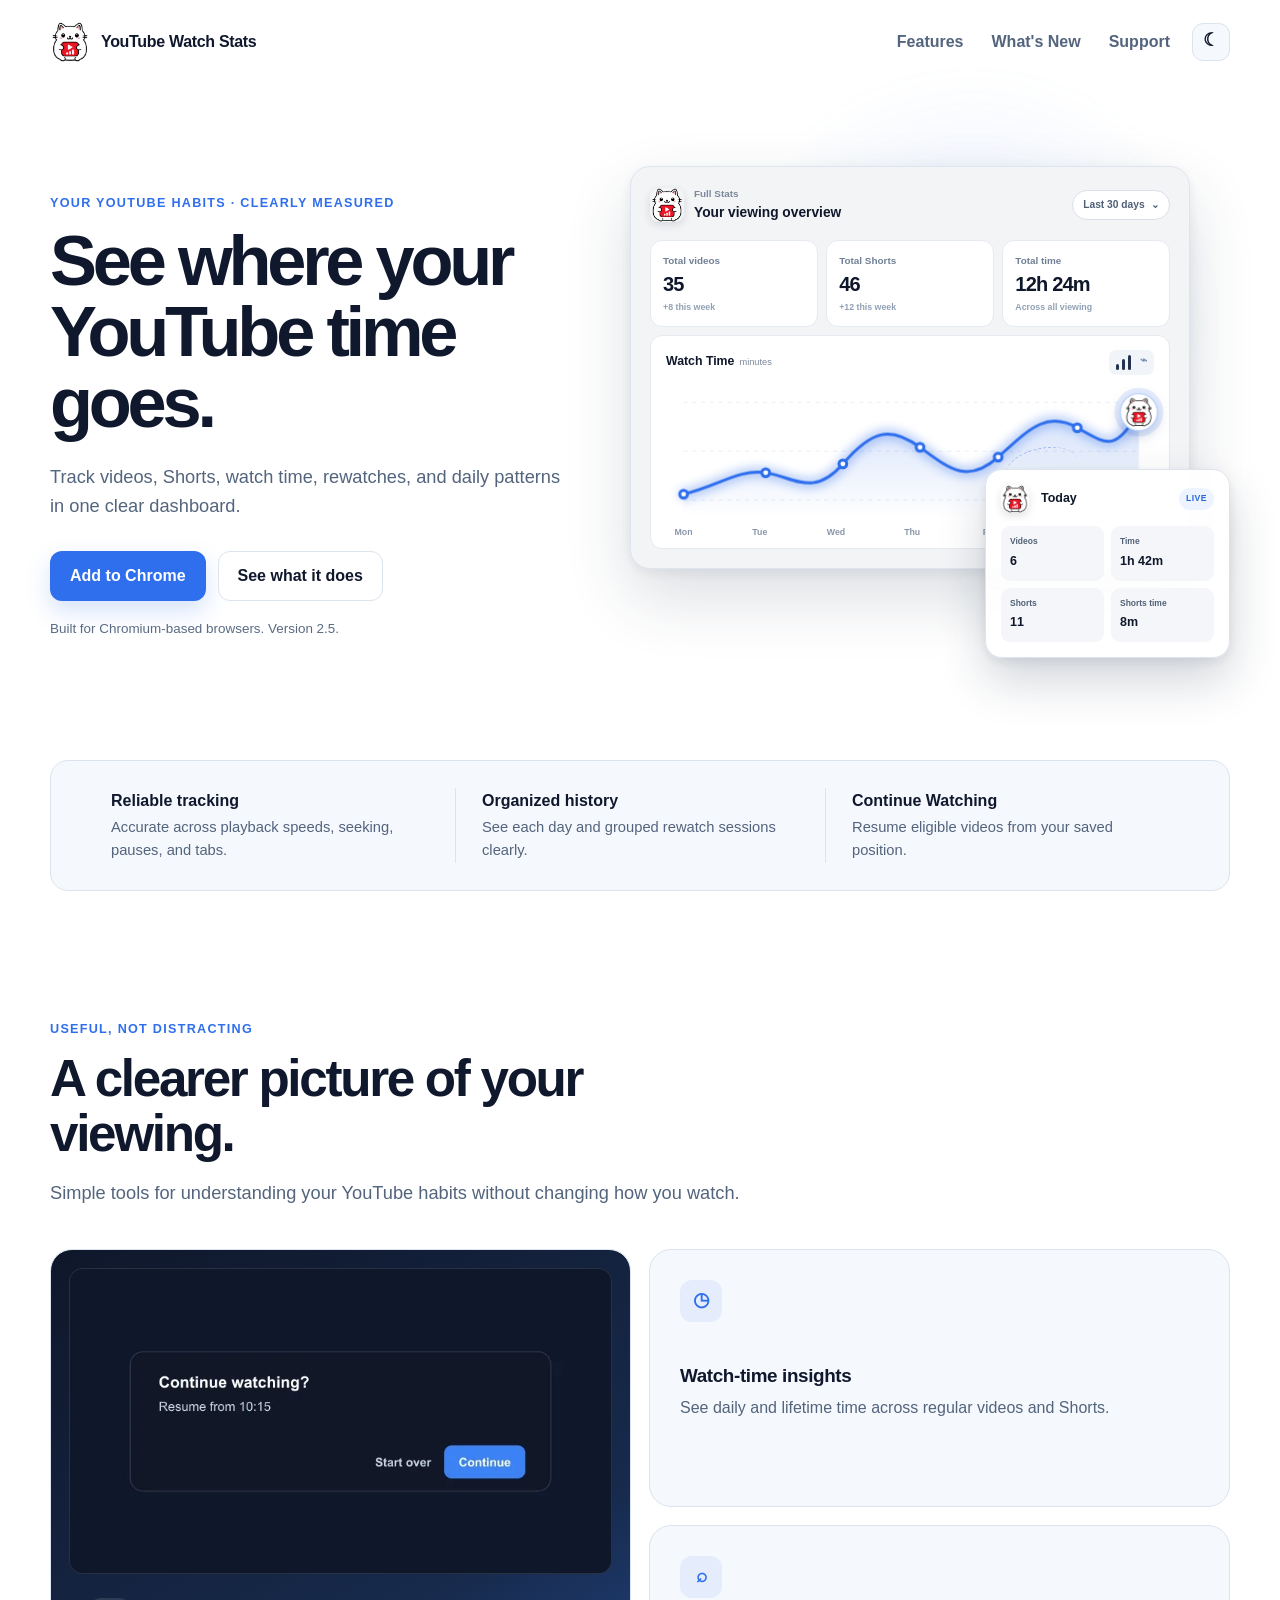
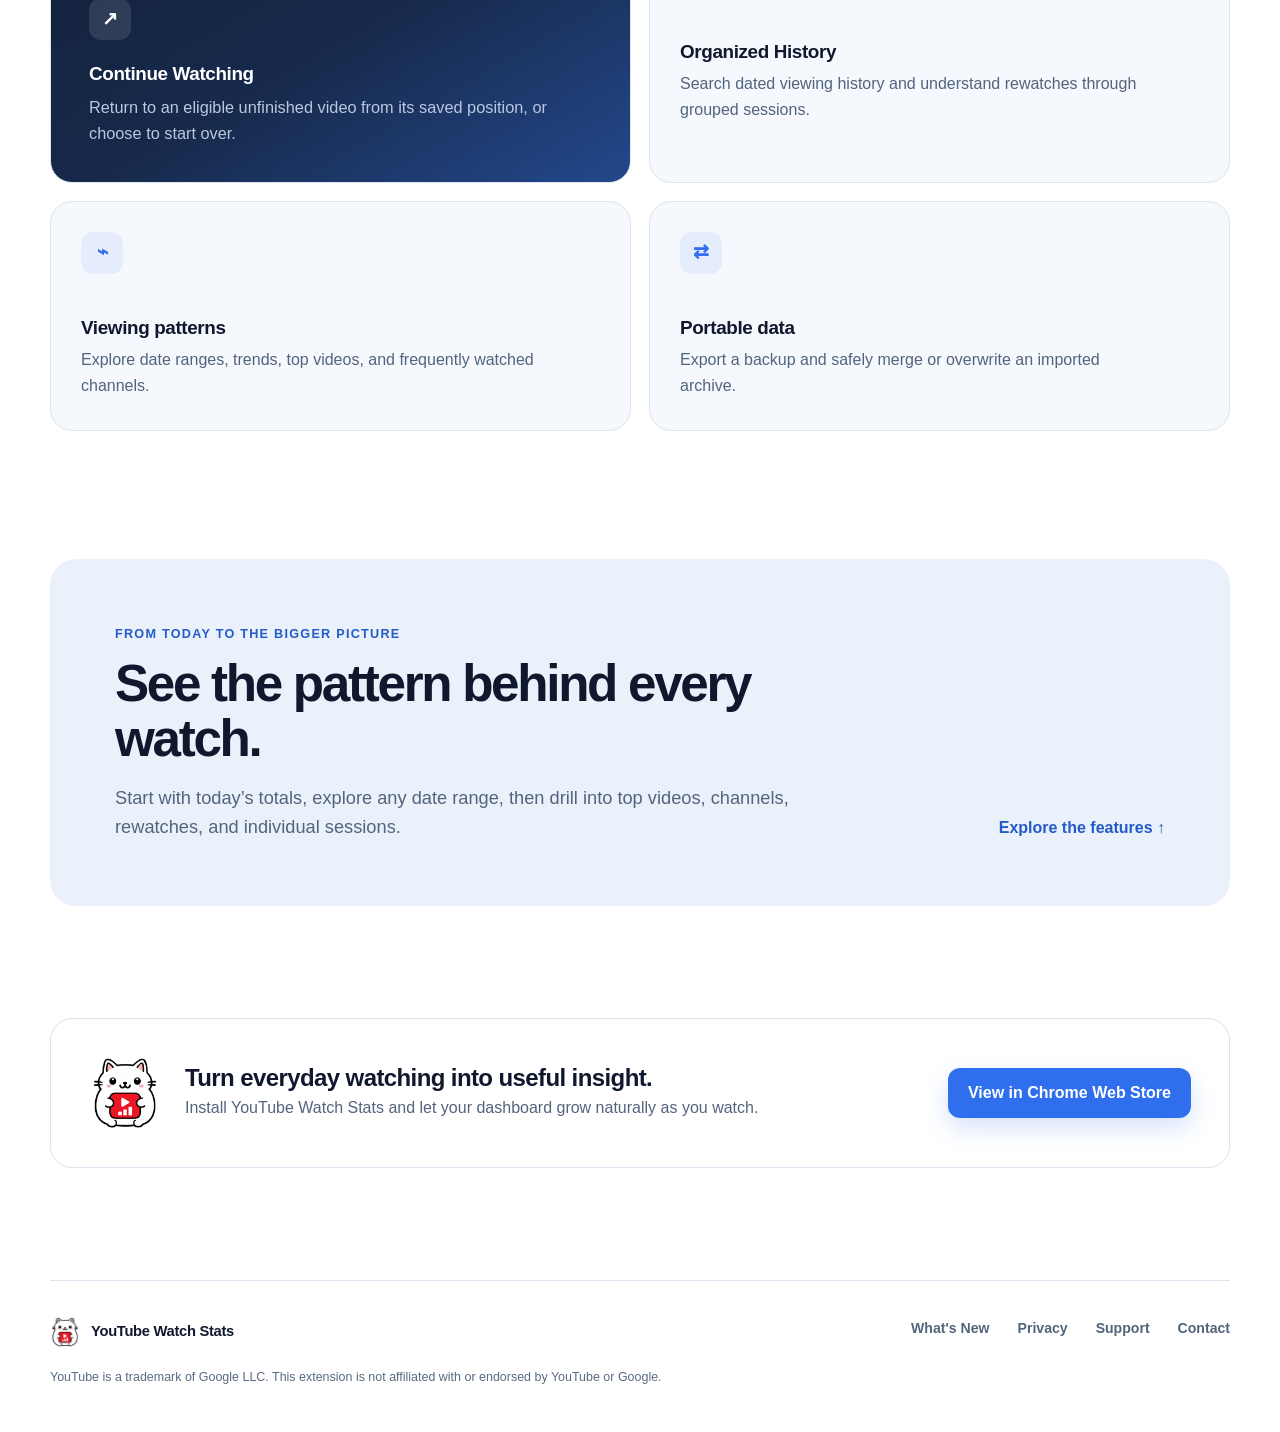
<file: index.html>
<!DOCTYPE html>
<html lang="en">
<head>
  <meta charset="utf-8">
  <meta name="viewport" content="width=device-width, initial-scale=1">
  <meta name="google-site-verification" content="co_hKrwLD9QETZOFB5Rgsbs3UpgO4xH7otTdvdOg4f0">
  <title>YouTube Watch Stats — Track watch time, videos and Shorts</title>
  <meta name="description" content="Track YouTube watch time, videos, Shorts, rewatches, and viewing history. Continue unfinished videos and explore clear daily and date-range insights.">
  <meta name="robots" content="index, follow">
  <meta name="theme-color" content="#0f172a">
  <meta property="og:title" content="YouTube Watch Stats">
  <meta property="og:description" content="See watch time, videos, Shorts, rewatches, and viewing patterns in one clear dashboard.">
  <meta property="og:type" content="website">
  <meta property="og:url" content="https://ytstats.yashkhandelwal.me/">
  <meta property="og:image" content="https://ytstats.yashkhandelwal.me/assets/og-image.png">
  <meta property="og:image:width" content="1200">
  <meta property="og:image:height" content="630">
  <meta property="og:image:alt" content="YouTube Watch Stats viewing overview with watch time, videos, Shorts, and a seven-day chart.">
  <meta name="twitter:card" content="summary_large_image">
  <link rel="canonical" href="https://ytstats.yashkhandelwal.me/">
  <link rel="icon" href="/assets/logo.png">
  <script src="/assets/theme.js"></script>
  <link rel="stylesheet" href="/assets/site.css">
  <script type="application/ld+json">
    {
      "@context": "https://schema.org",
      "@type": "SoftwareApplication",
      "name": "YouTube Watch Stats",
      "applicationCategory": "BrowserApplication",
      "operatingSystem": "Chrome and Chromium-based browsers",
      "description": "Track YouTube watch time, videos, Shorts, rewatches, and viewing patterns in one clear dashboard.",
      "softwareVersion": "2.5",
      "url": "https://ytstats.yashkhandelwal.me/",
      "downloadUrl": "https://chromewebstore.google.com/detail/youtube-watch-stats/njeffekcpmmllcaiofokpcgpadcckknj",
      "offers": {
        "@type": "Offer",
        "price": "0",
        "priceCurrency": "USD"
      }
    }
  </script>
</head>
<body>
  <header class="site-header">
    <a class="brand" href="/" aria-label="YouTube Watch Stats home">
      <img src="/assets/logo.png" width="40" height="40" alt="">
      <span>YouTube Watch Stats</span>
    </a>
    <div class="header-actions">
      <nav aria-label="Main navigation">
        <a href="#features">Features</a>
        <a href="/whatsnew/">What's New</a>
        <a href="/support/">Support</a>
      </nav>
      <button class="theme-toggle" type="button" data-theme-toggle aria-label="Change color theme"></button>
    </div>
  </header>

  <main>
    <section class="hero">
      <div class="hero-copy">
        <p class="eyebrow">Your YouTube habits · Clearly measured</p>
        <h1>See where your YouTube time goes.</h1>
        <p class="hero-lede">Track videos, Shorts, watch time, rewatches, and daily patterns in one clear dashboard.</p>
        <div class="button-row">
          <a class="button primary" href="https://chromewebstore.google.com/detail/youtube-watch-stats/njeffekcpmmllcaiofokpcgpadcckknj" rel="noreferrer">Add to Chrome</a>
          <a class="button secondary" href="#features">See what it does</a>
        </div>
        <p class="compatibility">Built for Chromium-based browsers. Version 2.5.</p>
      </div>

      <div class="product-stage" role="img" aria-label="YouTube Watch Stats showing a 30-day viewing overview and today's activity">
        <div class="stage-glow" aria-hidden="true"></div>
        <div class="stats-window">
          <div class="stage-toolbar">
            <div class="stage-brand">
              <img src="/assets/logo.png" width="34" height="34" alt="">
              <div><span>Full Stats</span><strong>Your viewing overview</strong></div>
            </div>
            <span class="range-pill">Last 30 days <i aria-hidden="true">⌄</i></span>
          </div>

          <div class="stage-metrics">
            <div><span>Total videos</span><strong>35</strong><small>+8 this week</small></div>
            <div><span>Total Shorts</span><strong>46</strong><small>+12 this week</small></div>
            <div><span>Total time</span><strong>12h 24m</strong><small>Across all viewing</small></div>
          </div>

          <div class="stage-chart">
            <div class="stage-chart-heading">
              <div><strong>Watch Time</strong><span>minutes</span></div>
              <div class="chart-switch" aria-hidden="true"><i></i><i></i><i></i><b>⌁</b></div>
            </div>
            <svg viewBox="0 0 500 170" role="img" aria-label="Watch time rising and falling over seven days">
              <defs>
                <linearGradient id="stage-area-fill" x1="0" y1="0" x2="0" y2="1">
                  <stop offset="0" stop-color="#2f6fed" stop-opacity=".2"/>
                  <stop offset="1" stop-color="#2f6fed" stop-opacity="0"/>
                </linearGradient>
              </defs>
              <g class="stage-grid" aria-hidden="true">
                <path d="M18 28H484M18 78H484M18 128H484"/>
              </g>
              <path class="stage-area" d="M18 122 C53 114 74 96 102 100 S151 126 181 91 S230 52 260 74 S309 112 340 84 S389 36 421 54 S459 78 484 38 L484 145 L18 145 Z"/>
              <path class="stage-line-glow" pathLength="1" d="M18 122 C53 114 74 96 102 100 S151 126 181 91 S230 52 260 74 S309 112 340 84 S389 36 421 54 S459 78 484 38"/>
              <path class="stage-line" pathLength="1" d="M18 122 C53 114 74 96 102 100 S151 126 181 91 S230 52 260 74 S309 112 340 84 S389 36 421 54 S459 78 484 38"/>
              <g class="stage-points" aria-hidden="true">
                <circle cx="18" cy="122" r="4"/><circle cx="102" cy="100" r="4"/><circle cx="181" cy="91" r="4"/><circle cx="260" cy="74" r="4"/><circle cx="340" cy="84" r="4"/><circle cx="421" cy="54" r="4"/><circle cx="484" cy="38" r="4"/>
              </g>
              <g class="stage-days" aria-hidden="true">
                <text x="18" y="164">Mon</text><text x="96" y="164">Tue</text><text x="174" y="164">Wed</text><text x="252" y="164">Thu</text><text x="330" y="164">Fri</text><text x="408" y="164">Sat</text><text x="470" y="164">Sun</text>
              </g>
              <g transform="translate(484 38)" aria-hidden="true">
                <g class="chart-mascot">
                  <circle class="mascot-halo" r="25"/>
                  <circle class="mascot-shell" r="19"/>
                  <image href="/assets/logo.png" x="-15" y="-15" width="30" height="30"/>
                  <path class="mascot-spark mascot-spark-one" d="M-29-15v-8m-4 4h8"/>
                  <path class="mascot-spark mascot-spark-two" d="M25 19v-7m-3.5 3.5h7"/>
                </g>
              </g>
            </svg>
          </div>
        </div>

        <div class="today-peek">
          <div class="today-peek-header">
            <div><img src="/assets/logo.png" width="28" height="28" alt=""><strong>Today</strong></div>
            <span>Live</span>
          </div>
          <div class="today-peek-grid">
            <div><span>Videos</span><strong>6</strong></div>
            <div><span>Time</span><strong>1h 42m</strong></div>
            <div><span>Shorts</span><strong>11</strong></div>
            <div><span>Shorts time</span><strong>8m</strong></div>
          </div>
        </div>
      </div>
    </section>

    <section class="trust-strip" aria-label="Product principles">
      <div><strong>Reliable tracking</strong><span>Accurate across playback speeds, seeking, pauses, and tabs.</span></div>
      <div><strong>Organized history</strong><span>See each day and grouped rewatch sessions clearly.</span></div>
      <div><strong>Continue Watching</strong><span>Resume eligible videos from your saved position.</span></div>
    </section>

    <section class="section" id="features">
      <div class="section-heading">
        <p class="eyebrow">Useful, not distracting</p>
        <h2>A clearer picture of your viewing.</h2>
        <p>Simple tools for understanding your YouTube habits without changing how you watch.</p>
      </div>
      <div class="feature-grid">
        <article class="feature-card feature-card-wide">
          <picture class="feature-demo">
            <source srcset="/assets/continue-watching.png" media="(prefers-reduced-motion: reduce)">
            <img src="/assets/continue-watching.webp" width="720" height="405" loading="lazy" alt="Continue Watching offers to resume an unfinished video from 10 minutes and 15 seconds.">
          </picture>
          <div class="feature-card-copy">
            <span class="feature-icon" aria-hidden="true">↗</span>
            <h3>Continue Watching</h3>
            <p>Return to an eligible unfinished video from its saved position, or choose to start over.</p>
          </div>
        </article>
        <article class="feature-card">
          <span class="feature-icon" aria-hidden="true">◷</span>
          <h3>Watch-time insights</h3>
          <p>See daily and lifetime time across regular videos and Shorts.</p>
        </article>
        <article class="feature-card">
          <span class="feature-icon" aria-hidden="true">⌕</span>
          <h3>Organized History</h3>
          <p>Search dated viewing history and understand rewatches through grouped sessions.</p>
        </article>
        <article class="feature-card">
          <span class="feature-icon" aria-hidden="true">⌁</span>
          <h3>Viewing patterns</h3>
          <p>Explore date ranges, trends, top videos, and frequently watched channels.</p>
        </article>
        <article class="feature-card">
          <span class="feature-icon" aria-hidden="true">⇄</span>
          <h3>Portable data</h3>
          <p>Export a backup and safely merge or overwrite an imported archive.</p>
        </article>
      </div>
    </section>

    <section class="product-callout">
      <div>
        <p class="eyebrow">From today to the bigger picture</p>
        <h2>See the pattern behind every watch.</h2>
        <p>Start with today’s totals, explore any date range, then drill into top videos, channels, rewatches, and individual sessions.</p>
      </div>
      <a class="text-link" href="#features">Explore the features <span aria-hidden="true">↑</span></a>
    </section>

    <section class="final-cta">
      <img src="/assets/logo.png" width="72" height="72" alt="">
      <div>
        <h2>Turn everyday watching into useful insight.</h2>
        <p>Install YouTube Watch Stats and let your dashboard grow naturally as you watch.</p>
      </div>
      <a class="button primary" href="https://chromewebstore.google.com/detail/youtube-watch-stats/njeffekcpmmllcaiofokpcgpadcckknj" rel="noreferrer">View in Chrome Web Store</a>
    </section>
  </main>

  <footer class="site-footer">
    <div>
      <a class="brand brand-small" href="/"><img src="/assets/logo.png" width="30" height="30" alt=""><span>YouTube Watch Stats</span></a>
      <p>YouTube is a trademark of Google LLC. This extension is not affiliated with or endorsed by YouTube or Google.</p>
    </div>
    <nav aria-label="Footer navigation">
      <a href="/whatsnew/">What's New</a>
      <a href="/privacy/">Privacy</a>
      <a href="/support/">Support</a>
      <a href="mailto:ytstats@extensions.yashkhandelwal.me">Contact</a>
    </nav>
  </footer>
</body>
</html>
</file>
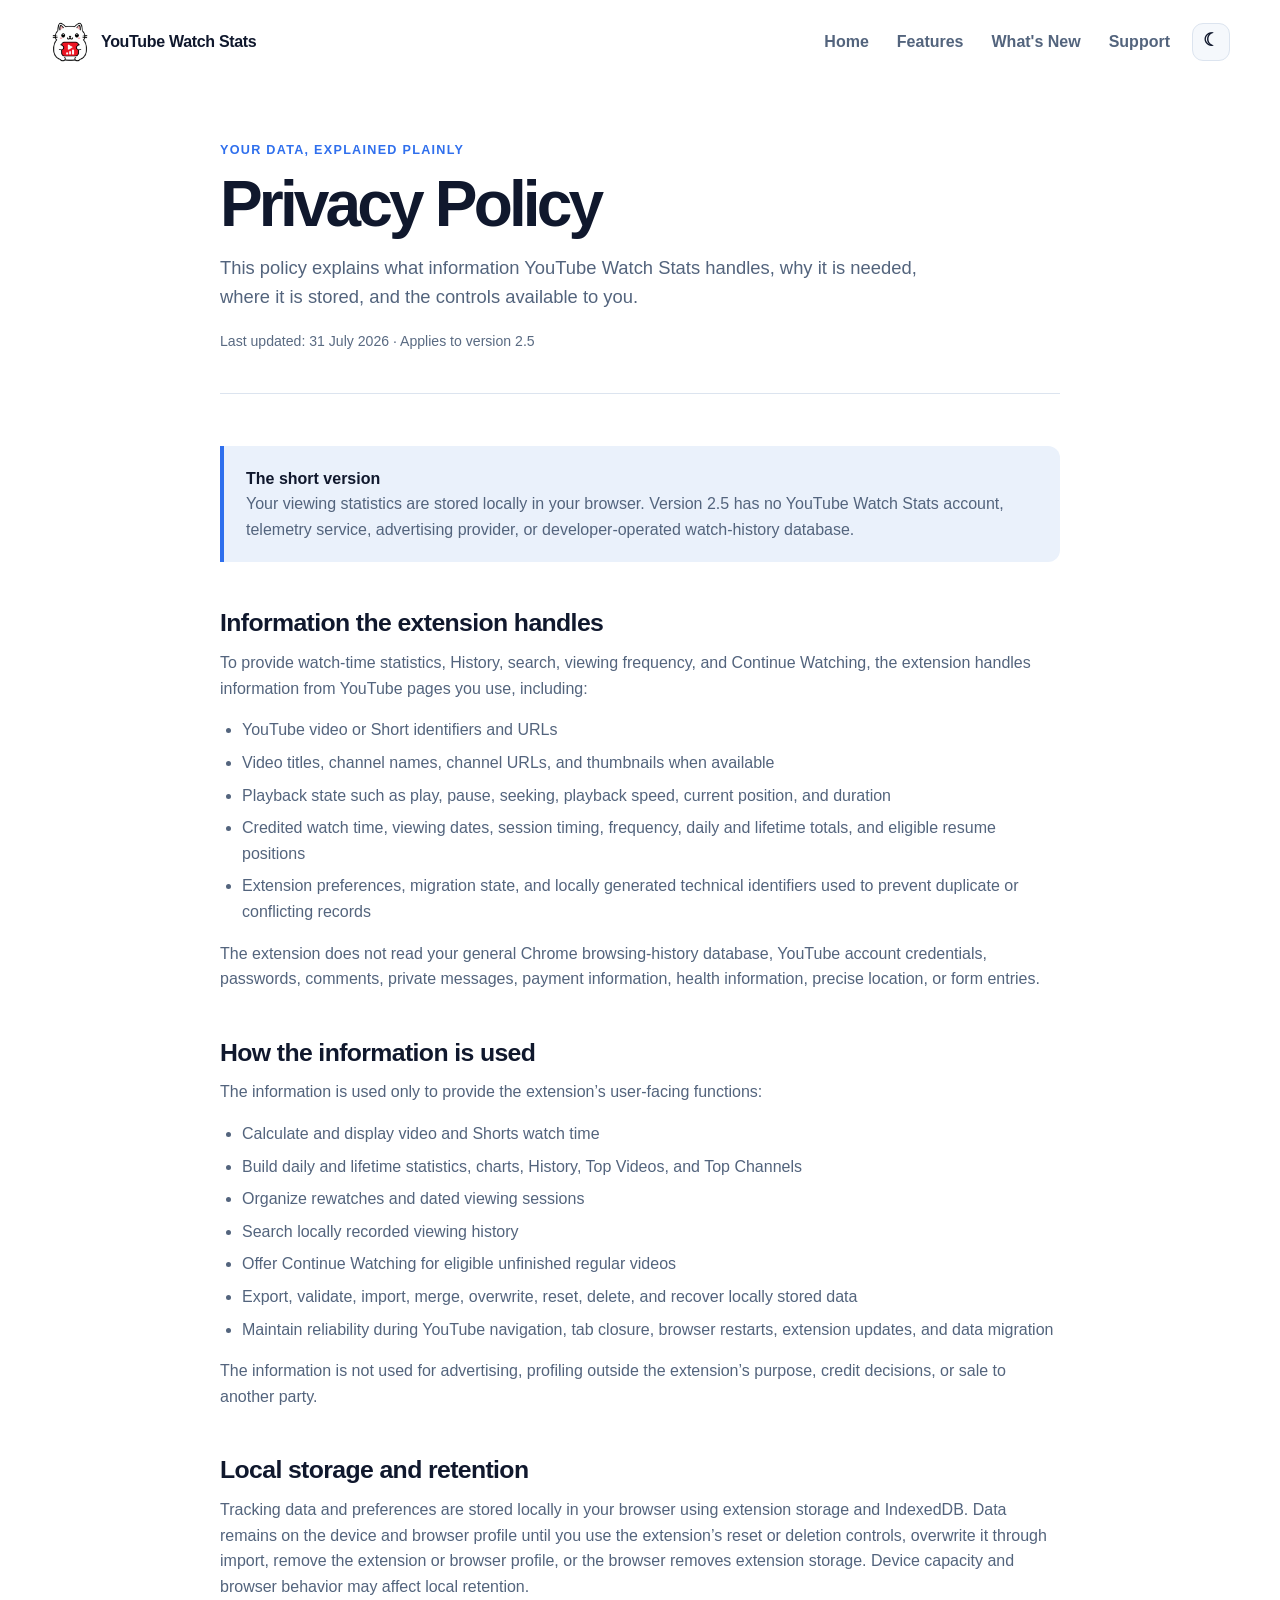
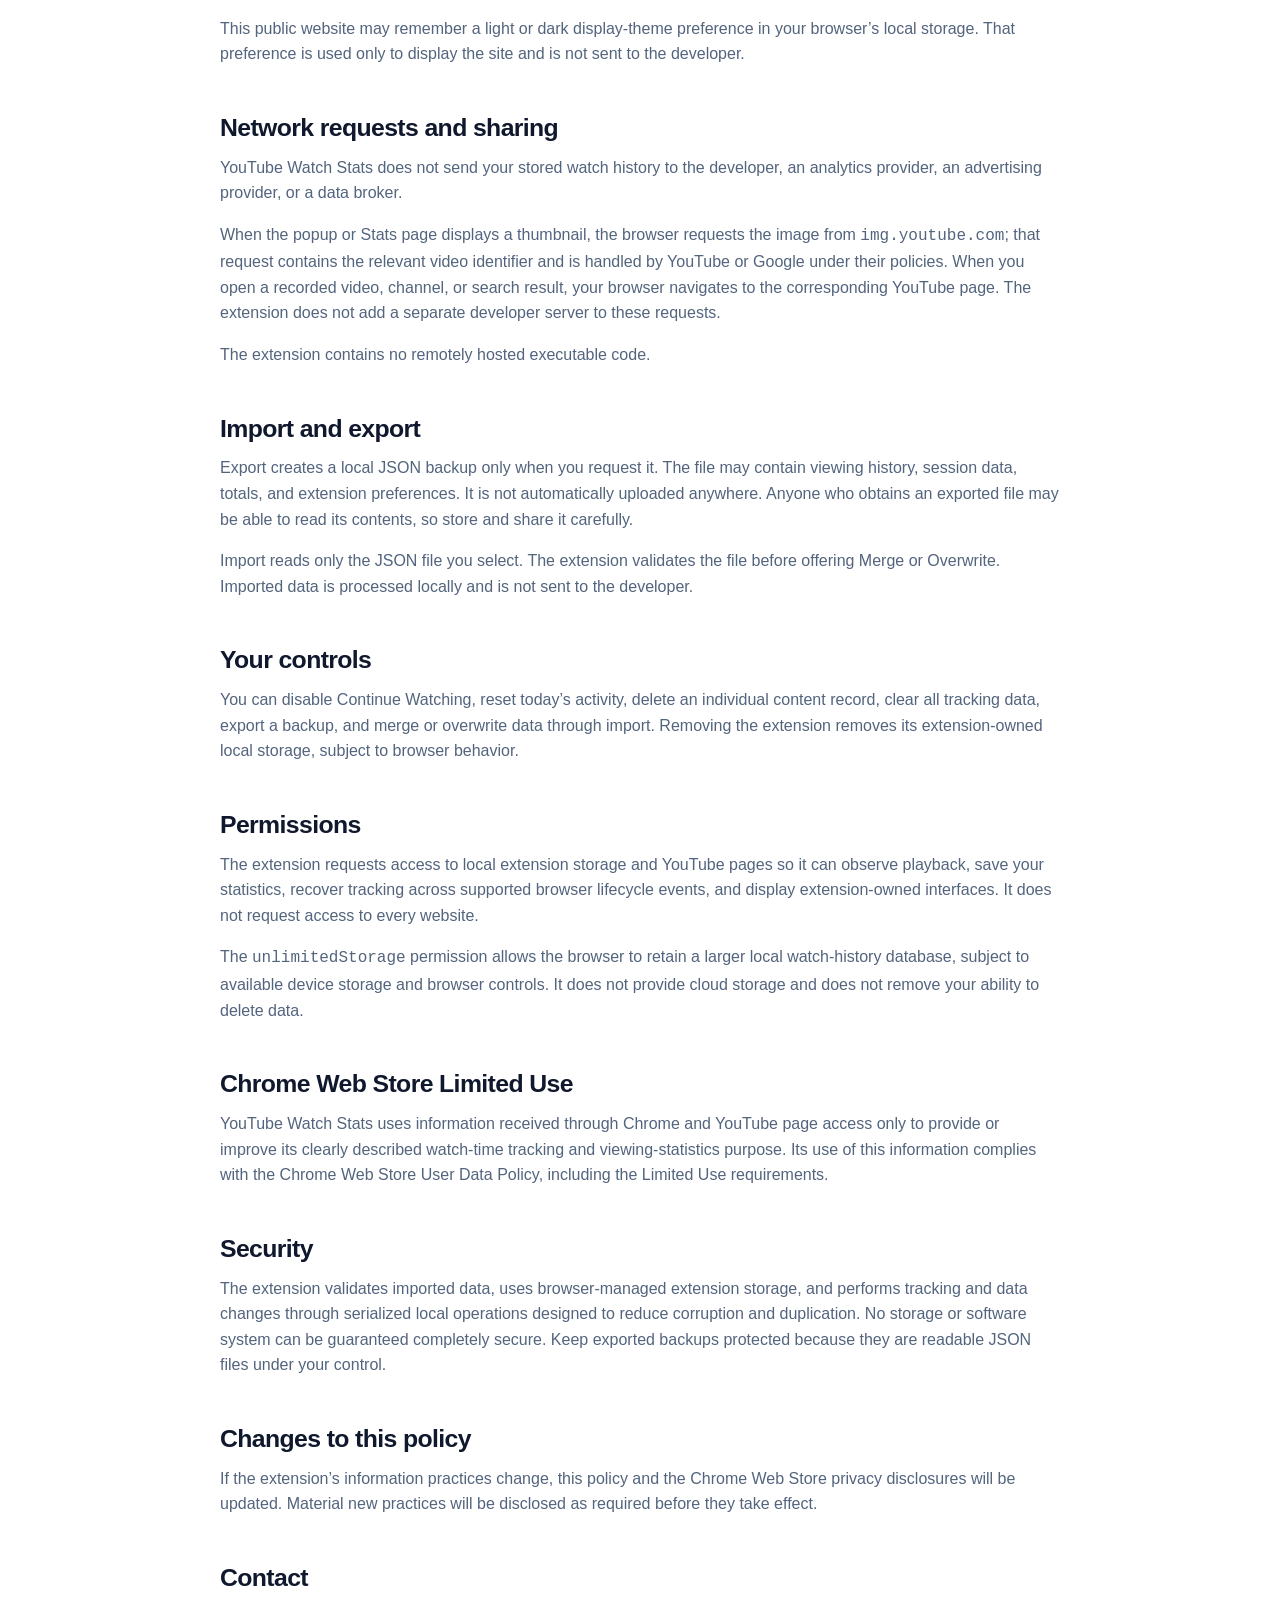
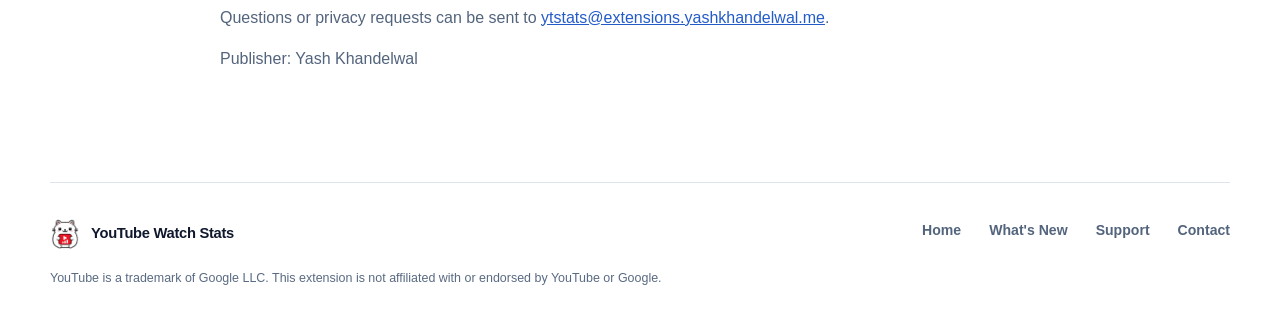
<file: privacy/index.html>
<!DOCTYPE html>
<html lang="en">
<head>
  <meta charset="utf-8">
  <meta name="viewport" content="width=device-width, initial-scale=1">
  <title>Privacy Policy — YouTube Watch Stats</title>
  <meta name="description" content="How YouTube Watch Stats handles and stores viewing information.">
  <meta name="robots" content="index, follow">
  <meta name="theme-color" content="#0f172a">
  <link rel="canonical" href="https://ytstats.yashkhandelwal.me/privacy/">
  <link rel="icon" href="/assets/logo.png">
  <script src="/assets/theme.js"></script>
  <link rel="stylesheet" href="/assets/site.css">
</head>
<body>
  <header class="site-header">
    <a class="brand" href="/"><img src="/assets/logo.png" width="40" height="40" alt=""><span>YouTube Watch Stats</span></a>
    <div class="header-actions"><nav aria-label="Main navigation"><a href="/">Home</a><a href="/#features">Features</a><a href="/whatsnew/">What's New</a><a href="/support/">Support</a></nav><button class="theme-toggle" type="button" data-theme-toggle aria-label="Change color theme"></button></div>
  </header>
  <main>
    <article class="document-shell">
      <header class="document-header">
        <p class="eyebrow">Your data, explained plainly</p>
        <h1>Privacy Policy</h1>
        <p class="lede">This policy explains what information YouTube Watch Stats handles, why it is needed, where it is stored, and the controls available to you.</p>
        <p class="document-meta">Last updated: 31 July 2026 · Applies to version 2.5</p>
      </header>
      <div class="document-content">
        <div class="notice"><strong>The short version</strong><p>Your viewing statistics are stored locally in your browser. Version 2.5 has no YouTube Watch Stats account, telemetry service, advertising provider, or developer-operated watch-history database.</p></div>

        <h2>Information the extension handles</h2>
        <p>To provide watch-time statistics, History, search, viewing frequency, and Continue Watching, the extension handles information from YouTube pages you use, including:</p>
        <ul>
          <li>YouTube video or Short identifiers and URLs</li>
          <li>Video titles, channel names, channel URLs, and thumbnails when available</li>
          <li>Playback state such as play, pause, seeking, playback speed, current position, and duration</li>
          <li>Credited watch time, viewing dates, session timing, frequency, daily and lifetime totals, and eligible resume positions</li>
          <li>Extension preferences, migration state, and locally generated technical identifiers used to prevent duplicate or conflicting records</li>
        </ul>
        <p>The extension does not read your general Chrome browsing-history database, YouTube account credentials, passwords, comments, private messages, payment information, health information, precise location, or form entries.</p>

        <h2>How the information is used</h2>
        <p>The information is used only to provide the extension’s user-facing functions:</p>
        <ul>
          <li>Calculate and display video and Shorts watch time</li>
          <li>Build daily and lifetime statistics, charts, History, Top Videos, and Top Channels</li>
          <li>Organize rewatches and dated viewing sessions</li>
          <li>Search locally recorded viewing history</li>
          <li>Offer Continue Watching for eligible unfinished regular videos</li>
          <li>Export, validate, import, merge, overwrite, reset, delete, and recover locally stored data</li>
          <li>Maintain reliability during YouTube navigation, tab closure, browser restarts, extension updates, and data migration</li>
        </ul>
        <p>The information is not used for advertising, profiling outside the extension’s purpose, credit decisions, or sale to another party.</p>

        <h2>Local storage and retention</h2>
        <p>Tracking data and preferences are stored locally in your browser using extension storage and IndexedDB. Data remains on the device and browser profile until you use the extension’s reset or deletion controls, overwrite it through import, remove the extension or browser profile, or the browser removes extension storage. Device capacity and browser behavior may affect local retention.</p>
        <p>This public website may remember a light or dark display-theme preference in your browser’s local storage. That preference is used only to display the site and is not sent to the developer.</p>

        <h2>Network requests and sharing</h2>
        <p>YouTube Watch Stats does not send your stored watch history to the developer, an analytics provider, an advertising provider, or a data broker.</p>
        <p>When the popup or Stats page displays a thumbnail, the browser requests the image from <code>img.youtube.com</code>; that request contains the relevant video identifier and is handled by YouTube or Google under their policies. When you open a recorded video, channel, or search result, your browser navigates to the corresponding YouTube page. The extension does not add a separate developer server to these requests.</p>
        <p>The extension contains no remotely hosted executable code.</p>

        <h2>Import and export</h2>
        <p>Export creates a local JSON backup only when you request it. The file may contain viewing history, session data, totals, and extension preferences. It is not automatically uploaded anywhere. Anyone who obtains an exported file may be able to read its contents, so store and share it carefully.</p>
        <p>Import reads only the JSON file you select. The extension validates the file before offering Merge or Overwrite. Imported data is processed locally and is not sent to the developer.</p>

        <h2>Your controls</h2>
        <p>You can disable Continue Watching, reset today’s activity, delete an individual content record, clear all tracking data, export a backup, and merge or overwrite data through import. Removing the extension removes its extension-owned local storage, subject to browser behavior.</p>

        <h2>Permissions</h2>
        <p>The extension requests access to local extension storage and YouTube pages so it can observe playback, save your statistics, recover tracking across supported browser lifecycle events, and display extension-owned interfaces. It does not request access to every website.</p>
        <p>The <code>unlimitedStorage</code> permission allows the browser to retain a larger local watch-history database, subject to available device storage and browser controls. It does not provide cloud storage and does not remove your ability to delete data.</p>

        <h2>Chrome Web Store Limited Use</h2>
        <p>YouTube Watch Stats uses information received through Chrome and YouTube page access only to provide or improve its clearly described watch-time tracking and viewing-statistics purpose. Its use of this information complies with the Chrome Web Store User Data Policy, including the Limited Use requirements.</p>

        <h2>Security</h2>
        <p>The extension validates imported data, uses browser-managed extension storage, and performs tracking and data changes through serialized local operations designed to reduce corruption and duplication. No storage or software system can be guaranteed completely secure. Keep exported backups protected because they are readable JSON files under your control.</p>

        <h2>Changes to this policy</h2>
        <p>If the extension’s information practices change, this policy and the Chrome Web Store privacy disclosures will be updated. Material new practices will be disclosed as required before they take effect.</p>

        <h2>Contact</h2>
        <p>Questions or privacy requests can be sent to <a href="mailto:ytstats@extensions.yashkhandelwal.me">ytstats@extensions.yashkhandelwal.me</a>.</p>
        <p>Publisher: Yash Khandelwal</p>
      </div>
    </article>
  </main>
  <footer class="site-footer"><div><a class="brand brand-small" href="/"><img src="/assets/logo.png" width="30" height="30" alt=""><span>YouTube Watch Stats</span></a><p>YouTube is a trademark of Google LLC. This extension is not affiliated with or endorsed by YouTube or Google.</p></div><nav aria-label="Footer navigation"><a href="/">Home</a><a href="/whatsnew/">What's New</a><a href="/support/">Support</a><a href="mailto:ytstats@extensions.yashkhandelwal.me">Contact</a></nav></footer>
</body>
</html>
</file>
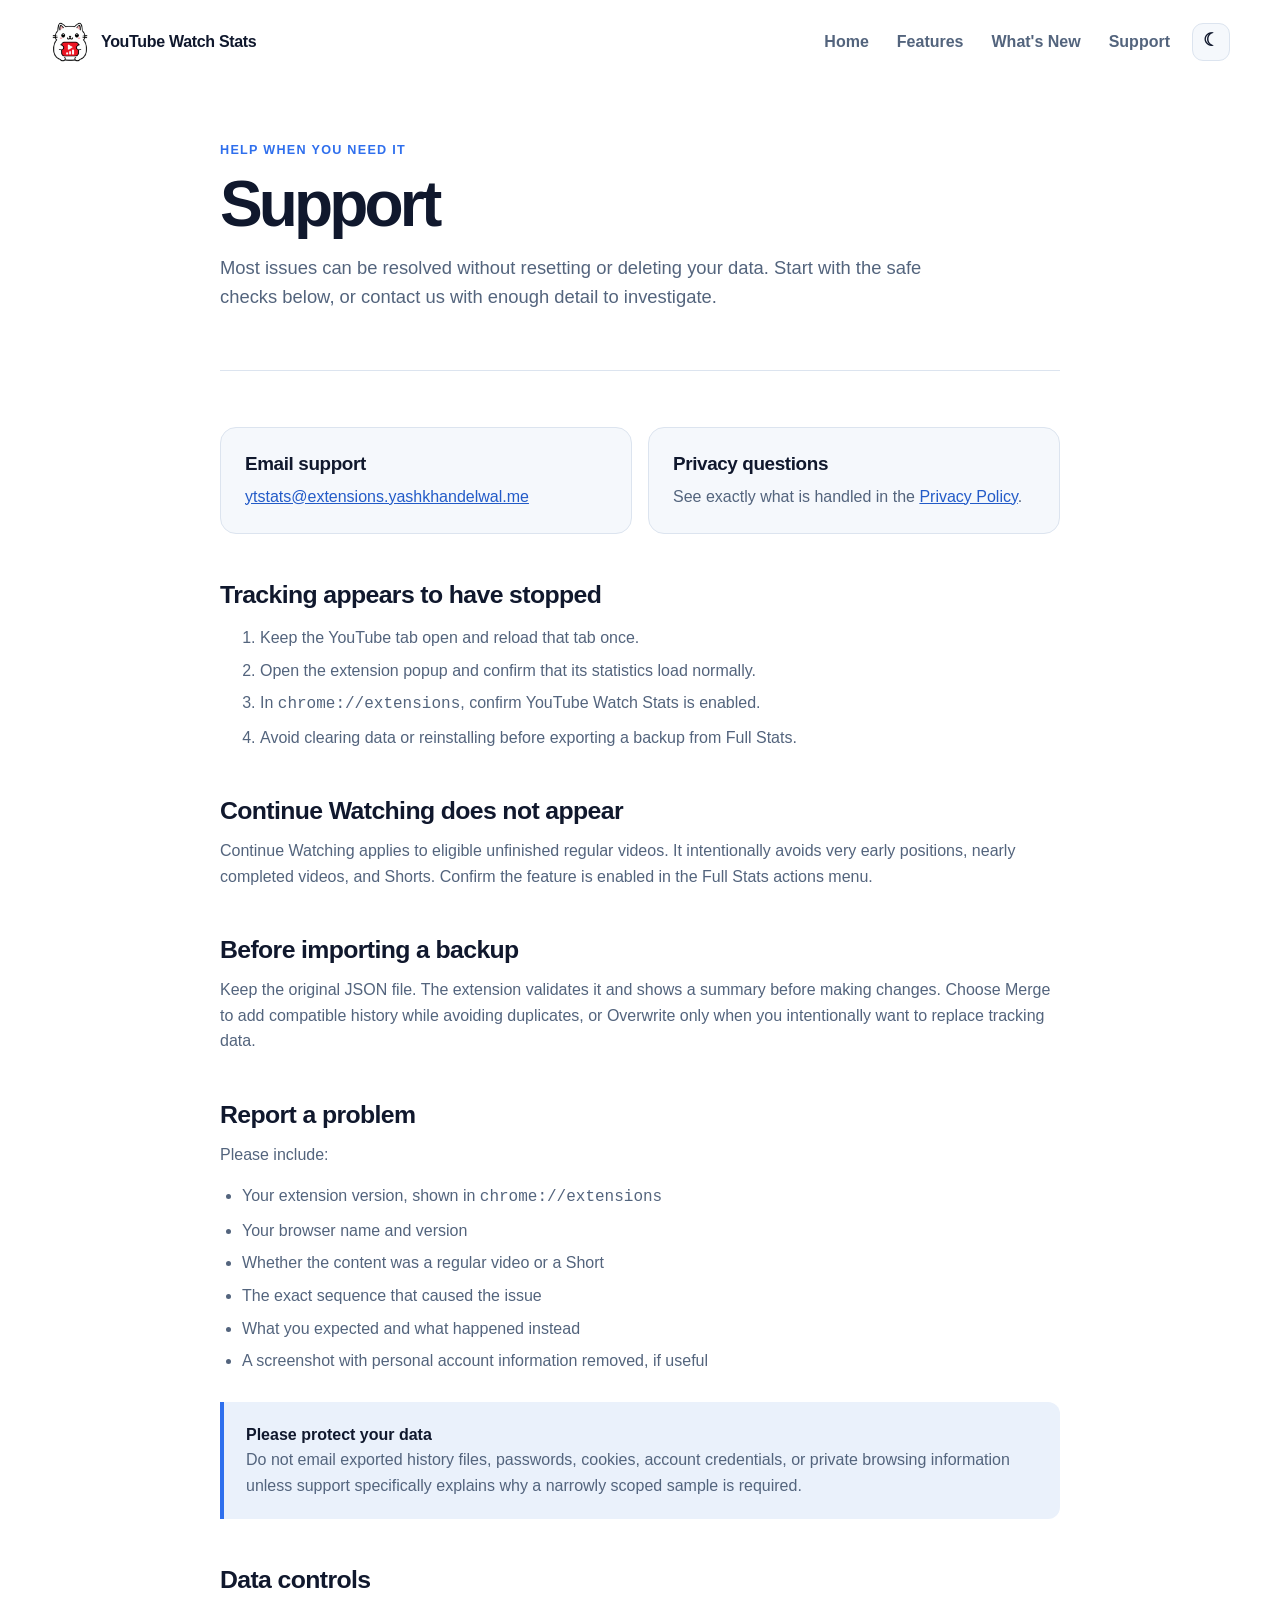
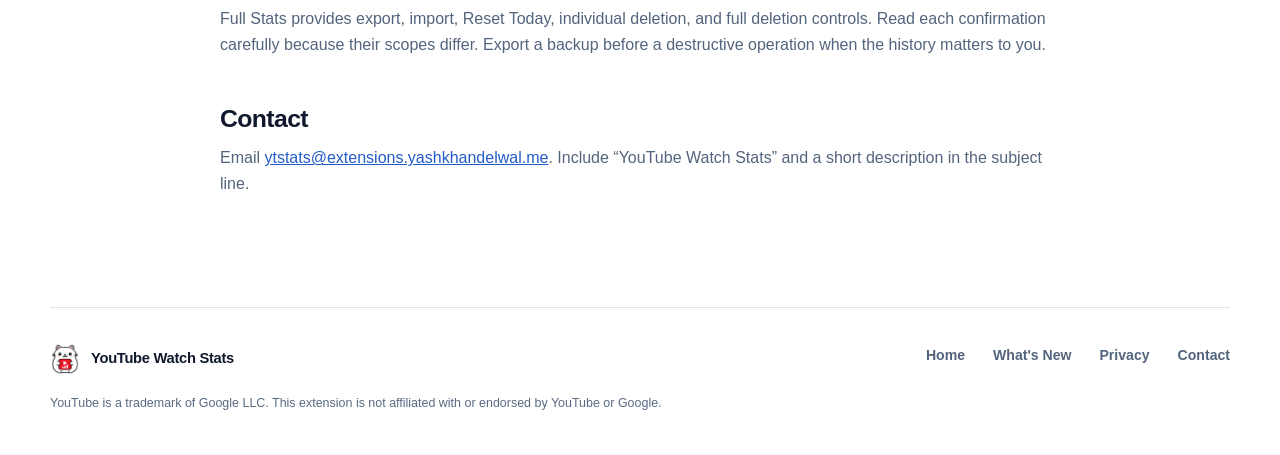
<file: support/index.html>
<!DOCTYPE html>
<html lang="en">
<head>
  <meta charset="utf-8">
  <meta name="viewport" content="width=device-width, initial-scale=1">
  <title>Support — YouTube Watch Stats</title>
  <meta name="description" content="Help, troubleshooting, and contact information for YouTube Watch Stats.">
  <meta name="robots" content="index, follow">
  <meta name="theme-color" content="#0f172a">
  <link rel="canonical" href="https://ytstats.yashkhandelwal.me/support/">
  <link rel="icon" href="/assets/logo.png">
  <script src="/assets/theme.js"></script>
  <link rel="stylesheet" href="/assets/site.css">
</head>
<body>
  <header class="site-header">
    <a class="brand" href="/"><img src="/assets/logo.png" width="40" height="40" alt=""><span>YouTube Watch Stats</span></a>
    <div class="header-actions"><nav aria-label="Main navigation"><a href="/">Home</a><a href="/#features">Features</a><a href="/whatsnew/">What's New</a><a href="/support/" aria-current="page">Support</a></nav><button class="theme-toggle" type="button" data-theme-toggle aria-label="Change color theme"></button></div>
  </header>
  <main>
    <article class="document-shell">
      <header class="document-header">
        <p class="eyebrow">Help when you need it</p>
        <h1>Support</h1>
        <p class="lede">Most issues can be resolved without resetting or deleting your data. Start with the safe checks below, or contact us with enough detail to investigate.</p>
      </header>
      <div class="document-content">
        <div class="support-grid">
          <section class="support-card"><h2>Email support</h2><p><a href="mailto:ytstats@extensions.yashkhandelwal.me">ytstats@extensions.yashkhandelwal.me</a></p></section>
          <section class="support-card"><h2>Privacy questions</h2><p>See exactly what is handled in the <a href="/privacy/">Privacy Policy</a>.</p></section>
        </div>

        <h2>Tracking appears to have stopped</h2>
        <ol>
          <li>Keep the YouTube tab open and reload that tab once.</li>
          <li>Open the extension popup and confirm that its statistics load normally.</li>
          <li>In <code>chrome://extensions</code>, confirm YouTube Watch Stats is enabled.</li>
          <li>Avoid clearing data or reinstalling before exporting a backup from Full Stats.</li>
        </ol>

        <h2>Continue Watching does not appear</h2>
        <p>Continue Watching applies to eligible unfinished regular videos. It intentionally avoids very early positions, nearly completed videos, and Shorts. Confirm the feature is enabled in the Full Stats actions menu.</p>

        <h2>Before importing a backup</h2>
        <p>Keep the original JSON file. The extension validates it and shows a summary before making changes. Choose Merge to add compatible history while avoiding duplicates, or Overwrite only when you intentionally want to replace tracking data.</p>

        <h2>Report a problem</h2>
        <p>Please include:</p>
        <ul>
          <li>Your extension version, shown in <code>chrome://extensions</code></li>
          <li>Your browser name and version</li>
          <li>Whether the content was a regular video or a Short</li>
          <li>The exact sequence that caused the issue</li>
          <li>What you expected and what happened instead</li>
          <li>A screenshot with personal account information removed, if useful</li>
        </ul>
        <div class="notice"><strong>Please protect your data</strong><p>Do not email exported history files, passwords, cookies, account credentials, or private browsing information unless support specifically explains why a narrowly scoped sample is required.</p></div>

        <h2>Data controls</h2>
        <p>Full Stats provides export, import, Reset Today, individual deletion, and full deletion controls. Read each confirmation carefully because their scopes differ. Export a backup before a destructive operation when the history matters to you.</p>

        <h2>Contact</h2>
        <p>Email <a href="mailto:ytstats@extensions.yashkhandelwal.me">ytstats@extensions.yashkhandelwal.me</a>. Include “YouTube Watch Stats” and a short description in the subject line.</p>
      </div>
    </article>
  </main>
  <footer class="site-footer"><div><a class="brand brand-small" href="/"><img src="/assets/logo.png" width="30" height="30" alt=""><span>YouTube Watch Stats</span></a><p>YouTube is a trademark of Google LLC. This extension is not affiliated with or endorsed by YouTube or Google.</p></div><nav aria-label="Footer navigation"><a href="/">Home</a><a href="/whatsnew/">What's New</a><a href="/privacy/">Privacy</a><a href="mailto:ytstats@extensions.yashkhandelwal.me">Contact</a></nav></footer>
</body>
</html>
</file>
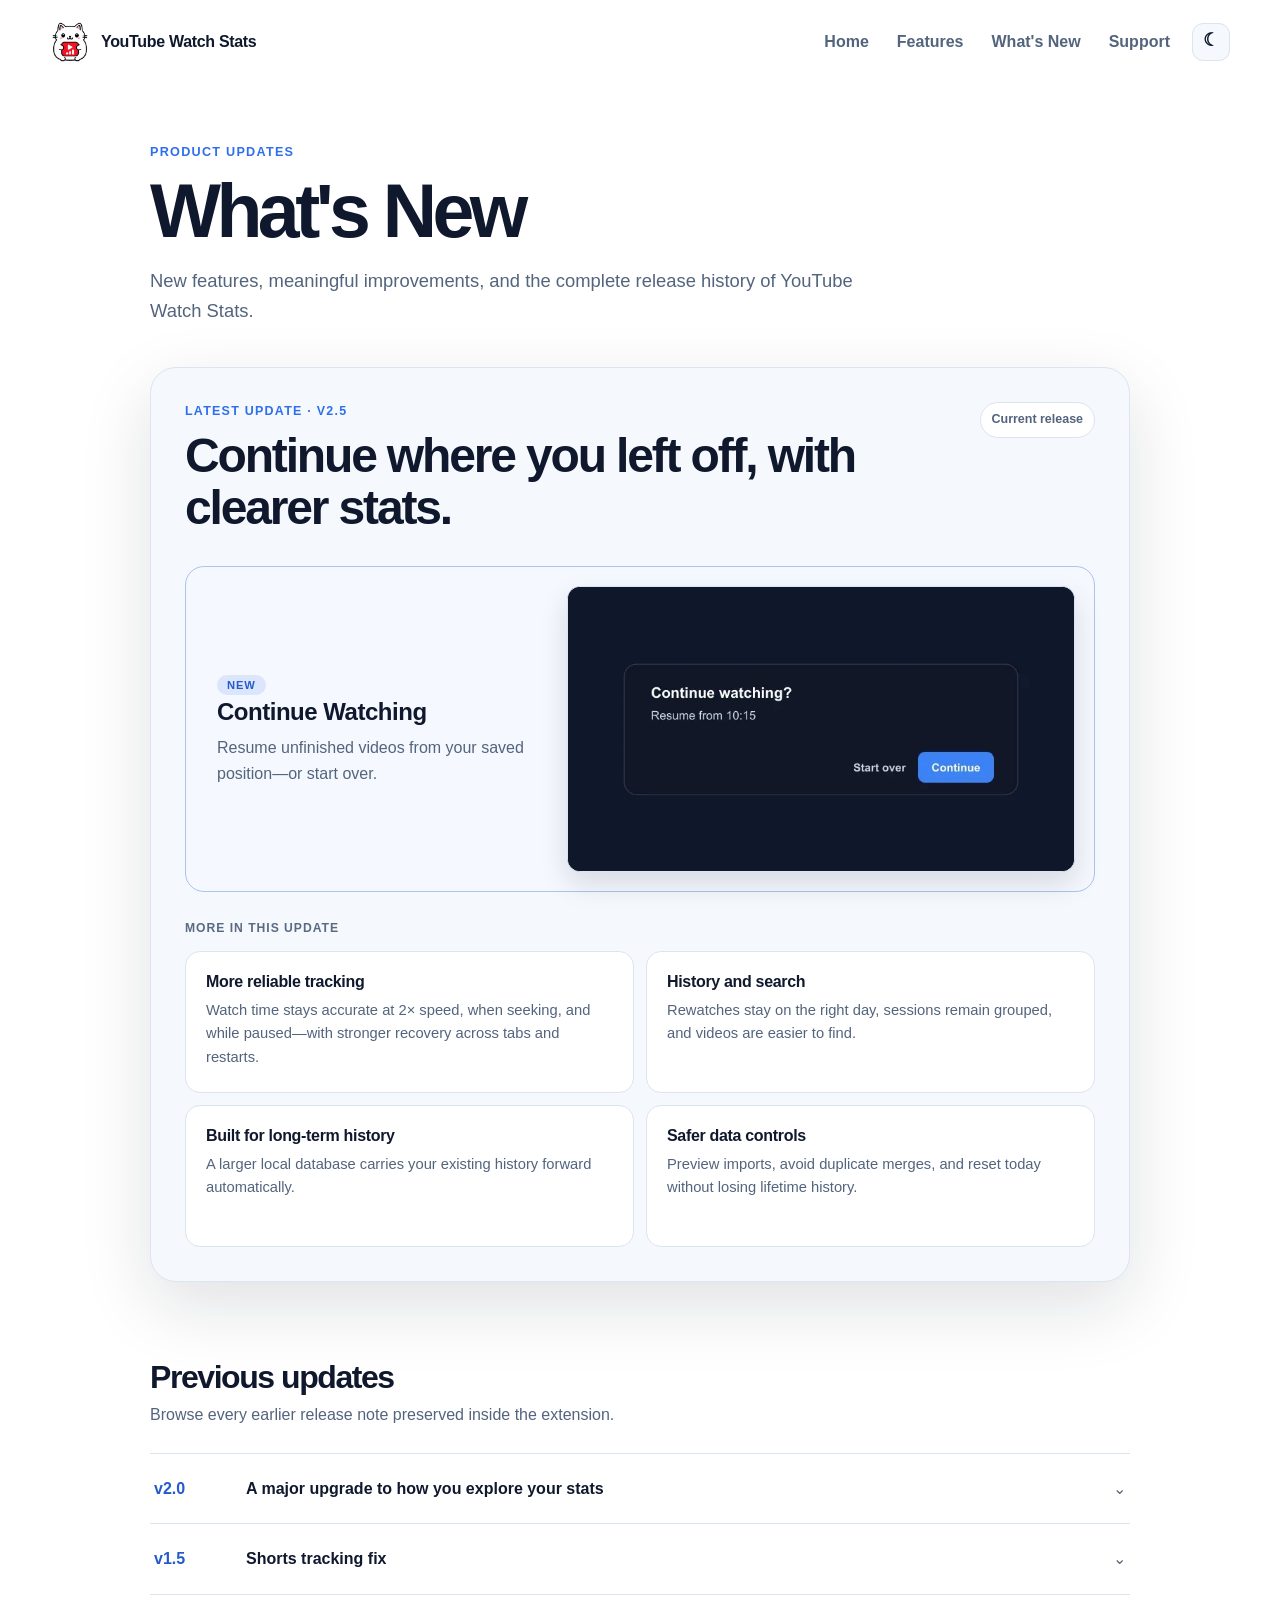
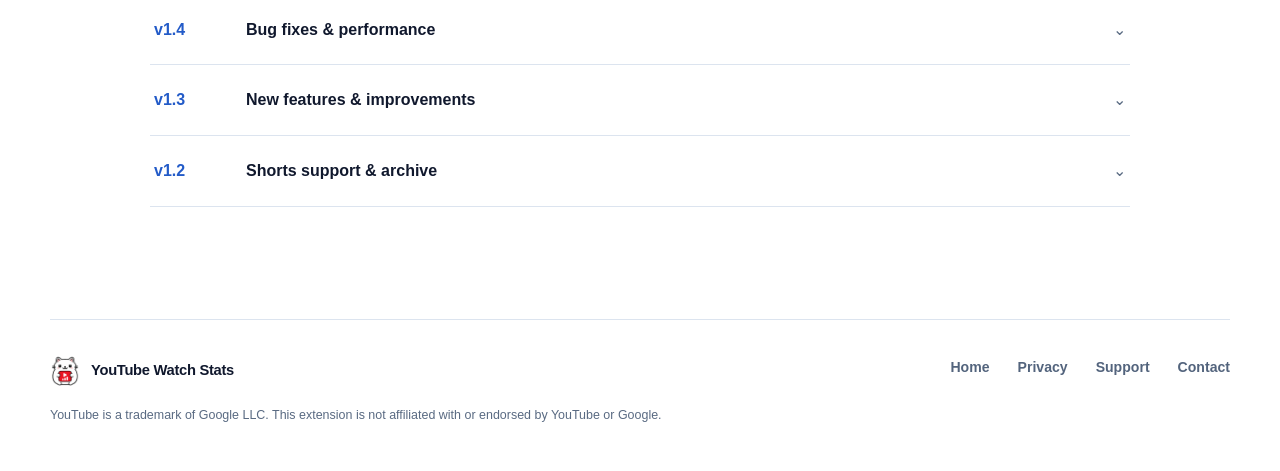
<file: whatsnew/index.html>
<!DOCTYPE html>
<html lang="en">
<head>
  <meta charset="utf-8">
  <meta name="viewport" content="width=device-width, initial-scale=1">
  <title>What's New — YouTube Watch Stats</title>
  <meta name="description" content="See the latest features, reliability improvements, and previous releases for YouTube Watch Stats.">
  <meta name="robots" content="index, follow">
  <meta name="theme-color" content="#0f172a">
  <meta property="og:title" content="What's New in YouTube Watch Stats">
  <meta property="og:description" content="Continue Watching, more reliable tracking, clearer history, and every previous YouTube Watch Stats release.">
  <meta property="og:type" content="website">
  <meta property="og:url" content="https://ytstats.yashkhandelwal.me/whatsnew/">
  <meta property="og:image" content="https://ytstats.yashkhandelwal.me/assets/og-image.png">
  <meta name="twitter:card" content="summary_large_image">
  <link rel="canonical" href="https://ytstats.yashkhandelwal.me/whatsnew/">
  <link rel="icon" href="/assets/logo.png">
  <script src="/assets/theme.js"></script>
  <link rel="stylesheet" href="/assets/site.css">
</head>
<body>
  <header class="site-header">
    <a class="brand" href="/" aria-label="YouTube Watch Stats home"><img src="/assets/logo.png" width="40" height="40" alt=""><span>YouTube Watch Stats</span></a>
    <div class="header-actions">
      <nav aria-label="Main navigation"><a href="/">Home</a><a href="/#features">Features</a><a href="/whatsnew/" aria-current="page">What's New</a><a href="/support/">Support</a></nav>
      <button class="theme-toggle" type="button" data-theme-toggle aria-label="Change color theme"></button>
    </div>
  </header>

  <main>
    <article class="release-shell">
      <header class="release-page-header">
        <p class="eyebrow">Product updates</p>
        <h1>What's New</h1>
        <p class="lede">New features, meaningful improvements, and the complete release history of YouTube Watch Stats.</p>
      </header>

      <section class="release-current" aria-labelledby="release-25-title">
        <header class="release-current-header">
          <div>
            <p class="release-version">Latest update · v2.5</p>
            <h2 id="release-25-title">Continue where you left off, with clearer stats.</h2>
          </div>
          <span class="release-date">Current release</span>
        </header>

        <article class="release-featured">
          <div class="release-featured-copy">
            <span class="release-badge">New</span>
            <h3>Continue Watching</h3>
            <p>Resume unfinished videos from your saved position—or start over.</p>
          </div>
          <picture class="release-media">
            <source srcset="/assets/continue-watching.png" media="(prefers-reduced-motion: reduce)">
            <img src="/assets/continue-watching.webp" width="720" height="405" alt="Continue Watching resumes a video from its saved position.">
          </picture>
        </article>

        <p class="release-extra-label">More in this update</p>
        <div class="release-extra-grid">
          <article class="release-extra"><h3>More reliable tracking</h3><p>Watch time stays accurate at 2× speed, when seeking, and while paused—with stronger recovery across tabs and restarts.</p></article>
          <article class="release-extra"><h3>History and search</h3><p>Rewatches stay on the right day, sessions remain grouped, and videos are easier to find.</p></article>
          <article class="release-extra"><h3>Built for long-term history</h3><p>A larger local database carries your existing history forward automatically.</p></article>
          <article class="release-extra"><h3>Safer data controls</h3><p>Preview imports, avoid duplicate merges, and reset today without losing lifetime history.</p></article>
        </div>
      </section>

      <section class="release-archive" aria-labelledby="previous-updates-title">
        <header class="release-archive-heading"><h2 id="previous-updates-title">Previous updates</h2><p>Browse every earlier release note preserved inside the extension.</p></header>

        <details class="release-entry">
          <summary><span class="release-entry-version">v2.0</span><span class="release-entry-title">A major upgrade to how you explore your stats</span><span class="release-entry-chevron" aria-hidden="true">⌄</span></summary>
          <div class="release-entry-body"><ul>
            <li><strong>Date Range Selector:</strong> Filter your stats by 30 days, 90 days, 6 months, 12 months, all time, or any custom date range you choose.</li>
            <li><strong>Unified View:</strong> Everything—summary cards, chart, top videos, channels, and watch history—updates together when you change the range.</li>
            <li><strong>Redesigned Chart:</strong> Switch between bar and line views with a single click. The chart adapts automatically—daily, weekly, monthly, or yearly—based on the range.</li>
            <li><strong>Video Thumbnails:</strong> Every video and short now shows its thumbnail across your stats page and popup search.</li>
            <li><strong>Unified History:</strong> Videos and shorts are now in one place. Use the filter toggle to switch between All, Videos, or Shorts.</li>
            <li><strong>Improved Import:</strong> A clean selection screen replaces the old text prompt. Choose Merge or Overwrite with one tap.</li>
            <li><strong>Smarter Merge:</strong> Re-importing the same backup file no longer doubles your stats.</li>
          </ul></div>
        </details>
        <details class="release-entry">
          <summary><span class="release-entry-version">v1.5</span><span class="release-entry-title">Shorts tracking fix</span><span class="release-entry-chevron" aria-hidden="true">⌄</span></summary>
          <div class="release-entry-body"><ul><li>YouTube changed their internal page structure, which broke Shorts tracking. This update fixes it.</li></ul></div>
        </details>
        <details class="release-entry">
          <summary><span class="release-entry-version">v1.4</span><span class="release-entry-title">Bug fixes &amp; performance</span><span class="release-entry-chevron" aria-hidden="true">⌄</span></summary>
          <div class="release-entry-body"><ul><li><strong>Seek Time Fix:</strong> Fixed a bug where seeking forward would incorrectly add watch time.</li><li><strong>Performance:</strong> Optimized tracking logic for better accuracy.</li></ul></div>
        </details>
        <details class="release-entry">
          <summary><span class="release-entry-version">v1.3</span><span class="release-entry-title">New features &amp; improvements</span><span class="release-entry-chevron" aria-hidden="true">⌄</span></summary>
          <div class="release-entry-body"><ul><li><strong>Date-wise History:</strong> Video history grouped by date with timestamps.</li><li><strong>Top Channels:</strong> Top 10 channels by watch time.</li><li><strong>Top Videos Filter:</strong> Top videos from the last 30 days.</li><li><strong>Dynamic Stats:</strong> Accurate totals for Active/Archive views.</li></ul></div>
        </details>
        <details class="release-entry">
          <summary><span class="release-entry-version">v1.2</span><span class="release-entry-title">Shorts support &amp; archive</span><span class="release-entry-chevron" aria-hidden="true">⌄</span></summary>
          <div class="release-entry-body"><ul><li><strong>Shorts Tracking:</strong> Now tracks YouTube Shorts separately!</li><li><strong>History:</strong> Separate history lists for Videos and Shorts.</li><li><strong>Archive:</strong> Videos older than 1 year are automatically archived.</li></ul></div>
        </details>
      </section>
    </article>
  </main>

  <footer class="site-footer"><div><a class="brand brand-small" href="/"><img src="/assets/logo.png" width="30" height="30" alt=""><span>YouTube Watch Stats</span></a><p>YouTube is a trademark of Google LLC. This extension is not affiliated with or endorsed by YouTube or Google.</p></div><nav aria-label="Footer navigation"><a href="/">Home</a><a href="/privacy/">Privacy</a><a href="/support/">Support</a><a href="mailto:ytstats@extensions.yashkhandelwal.me">Contact</a></nav></footer>
</body>
</html>
</file>
<file: assets/site.css>
:root {
  color-scheme: light;
  --ink: #10182d;
  --muted: #53647d;
  --line: #dce4ef;
  --surface: #f5f8fc;
  --surface-strong: #eaf1fb;
  --blue: #2f6fed;
  --blue-dark: #235bc8;
  --navy: #0f172a;
  --white: #fff;
  --muted-soft: #596a82;
  --radius: 22px;
  --shadow: 0 24px 70px rgba(15, 23, 42, .13);
}

html[data-theme="dark"] {
  --ink: #eef3fb;
  --muted: #aebbd0;
  --line: #2a3951;
  --surface: #111c2e;
  --surface-strong: #15243a;
  --blue: #73a2ff;
  --blue-dark: #9abaff;
  --navy: #07101f;
  --white: #091321;
  --muted-soft: #96a6bd;
  --shadow: 0 26px 80px rgba(0, 0, 0, .34);
}

* { box-sizing: border-box; }
html { scroll-behavior: smooth; }
body {
  margin: 0;
  overflow-x: hidden;
  color: var(--ink);
  background: var(--white);
  font: 16px/1.6 Inter, ui-sans-serif, -apple-system, BlinkMacSystemFont, "Segoe UI", sans-serif;
  -webkit-font-smoothing: antialiased;
  transition: color .25s ease, background-color .25s ease;
}
a { color: inherit; }
img { display: block; max-width: 100%; height: auto; }

.site-header,
.site-footer,
main {
  width: min(1180px, calc(100% - 40px));
  margin-inline: auto;
}

.site-header {
  min-height: 84px;
  display: flex;
  align-items: center;
  justify-content: space-between;
  gap: 24px;
}
.header-actions { display: flex; align-items: center; gap: 22px; }
.theme-toggle {
  width: 38px;
  height: 38px;
  padding: 0;
  border: 1px solid var(--line);
  border-radius: 11px;
  display: none;
  place-items: center;
  color: var(--ink);
  background: var(--surface);
  cursor: pointer;
  transition: color .2s ease, background .2s ease, border-color .2s ease, transform .2s ease;
}
.theme-ready .theme-toggle { display: grid; }
.theme-toggle::before { content: "☾"; font: 700 1.12rem/1 sans-serif; transform: translateY(-1px); }
html[data-theme="dark"] .theme-toggle::before { content: "☀"; font-size: 1rem; transform: none; }
.theme-toggle:hover { border-color: #9fb2cc; transform: translateY(-1px); }
.theme-toggle:focus-visible { outline: 3px solid rgba(47, 111, 237, .28); outline-offset: 2px; }
.brand {
  display: inline-flex;
  align-items: center;
  gap: 11px;
  color: var(--ink);
  font-weight: 760;
  letter-spacing: -.02em;
  text-decoration: none;
}
.brand img { border-radius: 10px; }
.site-header nav,
.site-footer nav { display: flex; align-items: center; gap: 28px; }
.site-header nav a,
.site-footer nav a {
  color: var(--muted);
  font-weight: 620;
  text-decoration: none;
}
.site-header nav a:hover,
.site-footer nav a:hover,
.site-header nav a:focus-visible,
.site-footer nav a:focus-visible { color: var(--blue); }

.hero {
  min-height: 660px;
  padding: 82px 0 94px;
  display: grid;
  grid-template-columns: minmax(0, .92fr) minmax(520px, 1.08fr);
  gap: 68px;
  align-items: center;
}
.hero-copy,
.product-stage { min-width: 0; }
.eyebrow {
  margin: 0 0 12px;
  color: var(--blue);
  font-size: .79rem;
  font-weight: 800;
  letter-spacing: .1em;
  text-transform: uppercase;
}
h1, h2, h3, p { margin-top: 0; }
h1 {
  margin-bottom: 24px;
  font-size: clamp(3rem, 5.5vw, 5.15rem);
  line-height: 1.01;
  letter-spacing: -.06em;
}
h2 {
  margin-bottom: 16px;
  font-size: clamp(2rem, 4vw, 3.2rem);
  line-height: 1.08;
  letter-spacing: -.045em;
}
h3 { margin-bottom: 8px; font-size: 1.18rem; line-height: 1.25; letter-spacing: -.02em; }
.hero-lede,
.section-heading > p:last-child,
.product-callout p,
.final-cta p {
  color: var(--muted);
  font-size: 1.14rem;
}
.hero-lede { max-width: 590px; margin-bottom: 31px; }
.button-row { display: flex; flex-wrap: wrap; gap: 12px; }
.button {
  min-height: 48px;
  padding: 11px 19px;
  border: 1px solid transparent;
  border-radius: 12px;
  display: inline-flex;
  align-items: center;
  justify-content: center;
  font-weight: 750;
  text-decoration: none;
  transition: transform .18s ease, background .18s ease, border-color .18s ease;
}
.button:hover { transform: translateY(-1px); }
.button.primary { color: #fff; background: #2f6fed; box-shadow: 0 10px 25px rgba(47,111,237,.2); }
.button.primary:hover { background: #235bc8; }
.button.secondary { border-color: var(--line); background: var(--white); }
.button.secondary:hover { border-color: #b9c8dc; background: var(--surface); }
.compatibility { margin: 17px 0 0; color: var(--muted-soft); font-size: .84rem; }

.product-stage {
  min-height: 500px;
  position: relative;
  isolation: isolate;
  color: #0f172a;
  animation: stage-enter .8s cubic-bezier(.2,.8,.2,1) both;
}
.stage-glow {
  width: 86%;
  aspect-ratio: 1;
  position: absolute;
  top: -20%;
  right: 0;
  z-index: -1;
  border-radius: 50%;
  background: radial-gradient(circle, rgba(47,111,237,.2), rgba(99,149,245,.05) 48%, transparent 70%);
  filter: blur(10px);
  animation: stage-glow 7s ease-in-out infinite;
}
.stats-window {
  width: calc(100% - 40px);
  padding: 19px;
  border: 1px solid #dfe5ee;
  border-radius: 20px;
  position: relative;
  overflow: hidden;
  isolation: isolate;
  background: #f3f4f6;
  box-shadow: 0 28px 65px rgba(32,49,76,.16), 0 4px 14px rgba(32,49,76,.07);
}
.stage-toolbar,
.stage-chart-heading,
.today-peek-header,
.today-peek-header > div {
  display: flex;
  align-items: center;
  justify-content: space-between;
  gap: 12px;
}
.stage-toolbar { margin-bottom: 16px; }
.stage-brand { display: flex; align-items: center; gap: 10px; }
.stage-brand img,
.today-peek-header img { border-radius: 9px; box-shadow: 0 3px 8px rgba(15,23,42,.12); }
.stage-brand > div { display: flex; flex-direction: column; }
.stage-brand span { color: #7c899c; font-size: .62rem; font-weight: 700; }
.stage-brand strong { font-size: .86rem; }
.range-pill {
  padding: 6px 10px;
  border: 1px solid #d9e0ea;
  border-radius: 999px;
  color: #4f5f76;
  background: #fff;
  font-size: .64rem;
  font-weight: 700;
  white-space: nowrap;
}
.range-pill i { margin-left: 4px; font-style: normal; }
.stage-metrics { display: grid; grid-template-columns: repeat(3, 1fr); gap: 8px; }
.stage-metrics > div {
  min-height: 86px;
  padding: 12px;
  border: 1px solid #e5e9f0;
  border-radius: 12px;
  display: flex;
  flex-direction: column;
  background: #fff;
  animation: stage-card-in .65s cubic-bezier(.2,.8,.2,1) both;
}
.stage-metrics > div:nth-child(1) { animation-delay: .15s; }
.stage-metrics > div:nth-child(2) { animation-delay: .25s; }
.stage-metrics > div:nth-child(3) { animation-delay: .35s; }
.stage-metrics span { color: #718096; font-size: .62rem; font-weight: 650; }
.stage-metrics strong { margin: 5px 0 6px; font-size: 1.25rem; line-height: 1; letter-spacing: -.04em; }
.stage-metrics small { color: #90a0b4; font-size: .55rem; font-weight: 600; }
.stage-chart {
  margin-top: 8px;
  padding: 14px 15px 7px;
  border: 1px solid #e5e9f0;
  border-radius: 12px;
  background: #fff;
  animation: stage-card-in .7s cubic-bezier(.2,.8,.2,1) .42s both;
}
.stage-chart-heading > div:first-child { display: flex; align-items: baseline; gap: 5px; }
.stage-chart-heading strong { font-size: .77rem; }
.stage-chart-heading span { color: #7b889a; font-size: .58rem; }
.chart-switch { height: 25px; padding: 5px 7px; border-radius: 7px; display: flex; align-items: flex-end; gap: 3px; color: #7790b7; background: #f1f4f8; }
.chart-switch i { width: 3px; border-radius: 2px; display: block; background: #24334d; }
.chart-switch i:nth-child(1) { height: 6px; }
.chart-switch i:nth-child(2) { height: 11px; }
.chart-switch i:nth-child(3) { height: 15px; }
.chart-switch b { margin-left: 6px; font-size: .72rem; font-weight: 700; }
.stage-chart svg { width: 100%; height: auto; display: block; overflow: visible; }
.stage-grid path { fill: none; stroke: #e9edf3; stroke-width: 1; stroke-dasharray: 4 5; }
.stage-area { fill: url(#stage-area-fill); opacity: 0; animation: stage-area-in .7s ease 1.25s forwards; }
.stage-line,
.stage-line-glow { fill: none; stroke-linecap: round; stroke-linejoin: round; stroke-dasharray: 1; stroke-dashoffset: 1; }
.stage-line-glow { stroke: rgba(47,111,237,.32); stroke-width: 11; filter: blur(5px); animation: stage-line-draw 1.35s cubic-bezier(.4,0,.2,1) .65s forwards, stage-line-breathe 5s ease-in-out 2.1s infinite; }
.stage-line { stroke: #2f6fed; stroke-width: 3; animation: stage-line-draw 1.35s cubic-bezier(.4,0,.2,1) .65s forwards; }
.stage-points circle { fill: #fff; stroke: #2f6fed; stroke-width: 3; opacity: 0; transform-box: fill-box; transform-origin: center; animation: stage-point-in .28s ease forwards; }
.stage-points circle:nth-child(1) { animation-delay: .74s; }
.stage-points circle:nth-child(2) { animation-delay: .9s; }
.stage-points circle:nth-child(3) { animation-delay: 1.06s; }
.stage-points circle:nth-child(4) { animation-delay: 1.22s; }
.stage-points circle:nth-child(5) { animation-delay: 1.38s; }
.stage-points circle:nth-child(6) { animation-delay: 1.54s; }
.stage-points circle:nth-child(7) { animation-delay: 1.7s; }
.stage-days text { fill: #8a97a9; font: 600 9px/1 sans-serif; text-anchor: middle; }
.chart-mascot { opacity: 0; transform-box: fill-box; transform-origin: center; animation: mascot-arrive .65s cubic-bezier(.16,1.35,.3,1) 1.75s forwards, mascot-hover 5s ease-in-out 2.5s infinite; }
.mascot-halo { fill: rgba(47,111,237,.12); transform-box: fill-box; transform-origin: center; animation: mascot-halo 2.8s ease-out 2.4s infinite; }
.mascot-shell { fill: #fff; stroke: #bfd3fb; stroke-width: 1.5; filter: drop-shadow(0 5px 7px rgba(32,64,120,.22)); }
.mascot-spark { fill: none; stroke: #6c9af2; stroke-width: 2.2; stroke-linecap: round; opacity: 0; animation: mascot-spark 4.5s ease-in-out infinite; }
.mascot-spark-one { animation-delay: 2.5s; }
.mascot-spark-two { animation-delay: 3.2s; }
.today-peek {
  width: 245px;
  padding: 15px;
  border: 1px solid #dce4ef;
  border-radius: 17px;
  position: absolute;
  right: 0;
  bottom: 8px;
  z-index: 2;
  background: rgba(255,255,255,.96);
  box-shadow: 0 22px 48px rgba(22,39,67,.2), 0 4px 12px rgba(22,39,67,.08);
  backdrop-filter: blur(12px);
  animation: today-peek-in .75s cubic-bezier(.16,1,.3,1) 2.05s both, today-peek-float 7s ease-in-out 2.9s infinite;
}
.today-peek::before {
  content: "";
  width: 72px;
  height: 36px;
  border-top: 1px dashed rgba(90,137,226,.55);
  border-radius: 50%;
  position: absolute;
  top: -22px;
  left: 20px;
  pointer-events: none;
  transform: rotate(-12deg);
}
.today-peek-header { margin-bottom: 13px; }
.today-peek-header > div { justify-content: flex-start; }
.today-peek-header strong { font-size: .78rem; }
.today-peek-header > span {
  padding: 4px 7px;
  border-radius: 999px;
  color: #2765dc;
  background: #edf4ff;
  font-size: .54rem;
  font-weight: 750;
  text-transform: uppercase;
  letter-spacing: .05em;
}
.today-peek-grid { display: grid; grid-template-columns: repeat(2, 1fr); gap: 7px; }
.today-peek-grid > div { padding: 9px; border-radius: 9px; display: flex; flex-direction: column; background: #f4f6f9; }
.today-peek-grid span { color: #526176; font-size: .53rem; font-weight: 650; }
.today-peek-grid strong { margin-top: 3px; font-size: .78rem; }

@keyframes stage-enter {
  from { opacity: 0; transform: translateY(24px) scale(.975); }
  to { opacity: 1; transform: translateY(0) scale(1); }
}
@keyframes stage-card-in {
  from { opacity: 0; transform: translateY(12px); }
  to { opacity: 1; transform: translateY(0); }
}
@keyframes stage-line-draw { to { stroke-dashoffset: 0; } }
@keyframes stage-line-breathe { 0%, 100% { opacity: .55; } 50% { opacity: 1; } }
@keyframes stage-area-in { to { opacity: 1; } }
@keyframes stage-point-in { from { opacity: 0; transform: scale(0); } to { opacity: 1; transform: scale(1); } }
@keyframes mascot-arrive { from { opacity: 0; transform: translateY(12px) scale(.25) rotate(-14deg); } to { opacity: 1; transform: translateY(0) scale(1) rotate(0); } }
@keyframes mascot-hover { 0%, 100% { transform: translateY(0) rotate(0); } 50% { transform: translateY(-3px) rotate(3deg); } }
@keyframes mascot-halo { 0% { opacity: .7; transform: scale(.65); } 70%, 100% { opacity: 0; transform: scale(1.45); } }
@keyframes mascot-spark { 0%, 15%, 100% { opacity: 0; transform: scale(.5) rotate(0); } 22%, 34% { opacity: 1; transform: scale(1) rotate(12deg); } 44% { opacity: 0; transform: scale(.7) rotate(24deg); } }
@keyframes today-peek-in { from { opacity: 0; transform: translate(18px, 20px) scale(.94); } to { opacity: 1; transform: translate(0) scale(1); } }
@keyframes today-peek-float { 0%, 100% { transform: translateY(0); } 50% { transform: translateY(-5px); } }
@keyframes stage-glow { 0%, 100% { opacity: .7; transform: scale(.96); } 50% { opacity: 1; transform: scale(1.05); } }

.trust-strip {
  padding: 27px 34px;
  border: 1px solid var(--line);
  border-radius: 18px;
  display: grid;
  grid-template-columns: repeat(3, 1fr);
  background: var(--surface);
}
.trust-strip div { padding-inline: 26px; }
.trust-strip div + div { border-left: 1px solid var(--line); }
.trust-strip strong,
.trust-strip span { display: block; }
.trust-strip span { margin-top: 2px; color: var(--muted); font-size: .92rem; }

.section { padding: 128px 0; }
.section-heading { max-width: 690px; margin-bottom: 42px; }
.feature-grid { display: grid; grid-template-columns: repeat(2, 1fr); gap: 18px; }
.feature-card {
  min-height: 230px;
  padding: 30px;
  border: 1px solid var(--line);
  border-radius: var(--radius);
  background: var(--surface);
}
.feature-card-wide {
  grid-row: span 2;
  min-height: 478px;
  padding: 18px;
  display: flex;
  flex-direction: column;
  color: #fff;
  background: linear-gradient(150deg, #0f172a, #172a4c 65%, #23488c);
}
.feature-card p { max-width: 480px; margin: 0; color: var(--muted); }
.feature-card-wide p { color: #b9c8df; font-size: 1.02rem; }
.feature-demo { overflow: hidden; border: 1px solid rgba(255,255,255,.1); border-radius: 14px; background: #10192b; }
.feature-demo img { width: 100%; }
.feature-card-copy { padding: 24px 20px 18px; }
.feature-icon {
  width: 42px;
  height: 42px;
  margin-bottom: 42px;
  border-radius: 12px;
  display: grid;
  place-items: center;
  color: var(--blue);
  background: #e5edfc;
  font-size: 1.2rem;
  font-weight: 700;
}
.feature-card-wide .feature-icon { margin-bottom: 22px; color: #fff; background: rgba(255,255,255,.11); }

.product-callout {
  padding: 65px;
  border-radius: 26px;
  display: grid;
  grid-template-columns: minmax(0, 1fr) auto;
  gap: 50px;
  align-items: end;
  background: var(--surface-strong);
}
.product-callout > div { max-width: 760px; }
.product-callout .eyebrow { color: var(--blue-dark); font-size: .79rem; }
.product-callout p:last-child { margin-bottom: 0; }
.text-link { color: var(--blue-dark); font-weight: 760; text-decoration: none; white-space: nowrap; }
.text-link:hover { text-decoration: underline; text-underline-offset: 4px; }

.final-cta {
  margin: 112px 0;
  padding: 38px;
  border: 1px solid var(--line);
  border-radius: var(--radius);
  display: grid;
  grid-template-columns: auto 1fr auto;
  gap: 24px;
  align-items: center;
}
.final-cta img { border-radius: 17px; }
.final-cta h2 { margin-bottom: 4px; font-size: 1.5rem; letter-spacing: -.025em; }
.final-cta p { margin: 0; font-size: 1rem; }

.site-footer {
  padding: 36px 0 45px;
  border-top: 1px solid var(--line);
  display: flex;
  justify-content: space-between;
  align-items: flex-start;
  gap: 36px;
}
.brand-small { font-size: .92rem; }
.site-footer p { max-width: 650px; margin: 13px 0 0; color: var(--muted-soft); font-size: .78rem; }
.site-footer nav { font-size: .88rem; }

.document-shell { max-width: 840px; margin: 56px auto 110px; }
.document-header { padding-bottom: 40px; border-bottom: 1px solid var(--line); }
.document-header h1 { margin-bottom: 16px; font-size: clamp(2.5rem, 6vw, 4rem); }
.document-header .lede { max-width: 720px; color: var(--muted); font-size: 1.15rem; }
.document-meta { margin: 18px 0 0; color: var(--muted-soft); font-size: .88rem; }
.document-content { padding-top: 24px; }
.document-content h2 { margin: 48px 0 13px; font-size: 1.55rem; letter-spacing: -.025em; }
.document-content h3 { margin-top: 28px; }
.document-content p,
.document-content li { color: var(--muted); }
.document-content ul { padding-left: 22px; }
.document-content li + li { margin-top: 7px; }
.document-content a { color: var(--blue-dark); }
.notice {
  margin: 28px 0;
  padding: 20px 22px;
  border-left: 4px solid var(--blue);
  border-radius: 0 12px 12px 0;
  background: var(--surface-strong);
}
.notice p:last-child { margin-bottom: 0; }
.support-grid { display: grid; grid-template-columns: repeat(2, 1fr); gap: 16px; margin: 32px 0; }
.support-card { padding: 24px; border: 1px solid var(--line); border-radius: 16px; background: var(--surface); }
.support-card h2 { margin: 0 0 8px; font-size: 1.18rem; line-height: 1.25; letter-spacing: -.02em; }
.support-card p:last-child { margin-bottom: 0; }

/* Public release notes */
.release-shell { max-width: 980px; margin: 58px auto 112px; }
.release-page-header {
  max-width: 720px;
  margin-bottom: 42px;
}
.release-page-header h1 { margin-bottom: 16px; font-size: clamp(2.8rem, 7vw, 4.7rem); }
.release-page-header .lede { margin-bottom: 0; color: var(--muted); font-size: 1.15rem; }
.release-current {
  padding: 34px;
  border: 1px solid var(--line);
  border-radius: 26px;
  background: var(--surface);
  box-shadow: var(--shadow);
}
.release-current-header {
  margin-bottom: 25px;
  display: flex;
  align-items: flex-start;
  justify-content: space-between;
  gap: 24px;
}
.release-version {
  margin: 0 0 8px;
  color: var(--blue);
  font-size: .78rem;
  font-weight: 820;
  letter-spacing: .1em;
  text-transform: uppercase;
}
.release-current h2 { margin-bottom: 7px; font-size: clamp(2rem, 5vw, 3rem); }
.release-headline { margin: 0; color: var(--muted); font-size: 1.08rem; }
.release-date {
  padding: 7px 11px;
  border: 1px solid var(--line);
  border-radius: 999px;
  color: var(--muted);
  background: var(--white);
  font-size: .78rem;
  font-weight: 700;
  white-space: nowrap;
}
.release-featured {
  padding: 19px;
  border: 1px solid color-mix(in srgb, var(--blue) 28%, var(--line));
  border-radius: 19px;
  display: grid;
  grid-template-columns: minmax(210px, .8fr) minmax(0, 1.2fr);
  gap: 24px;
  align-items: center;
  background: color-mix(in srgb, var(--blue) 5%, var(--white));
}
.release-featured-copy { padding: 12px; }
.release-badge {
  width: fit-content;
  margin-bottom: 14px;
  padding: 4px 10px;
  border-radius: 999px;
  color: var(--blue-dark);
  background: color-mix(in srgb, var(--blue) 13%, transparent);
  font-size: .7rem;
  font-weight: 830;
  letter-spacing: .08em;
  text-transform: uppercase;
}
.release-featured h3 { margin-bottom: 8px; font-size: 1.5rem; }
.release-featured p { margin: 0; color: var(--muted); }
.release-media {
  overflow: hidden;
  border: 1px solid var(--line);
  border-radius: 13px;
  background: #0f172a;
  box-shadow: 0 12px 28px rgba(15,23,42,.13);
}
.release-media img { width: 100%; }
.release-extra-label { margin: 27px 0 12px; color: var(--muted-soft); font-size: .76rem; font-weight: 780; text-transform: uppercase; letter-spacing: .08em; }
.release-extra-grid { display: grid; grid-template-columns: repeat(2, 1fr); gap: 12px; }
.release-extra {
  min-height: 142px;
  padding: 20px;
  border: 1px solid var(--line);
  border-radius: 15px;
  background: var(--white);
}
.release-extra h3 { margin-bottom: 7px; font-size: 1rem; }
.release-extra p { margin: 0; color: var(--muted); font-size: .92rem; }
.release-archive { margin-top: 78px; }
.release-archive-heading { margin-bottom: 25px; }
.release-archive-heading h2 { margin-bottom: 8px; font-size: 2rem; }
.release-archive-heading p { margin: 0; color: var(--muted); }
.release-entry { border-top: 1px solid var(--line); }
.release-entry:last-child { border-bottom: 1px solid var(--line); }
.release-entry summary {
  padding: 22px 4px;
  display: grid;
  grid-template-columns: 74px minmax(0, 1fr) auto;
  gap: 18px;
  align-items: center;
  cursor: pointer;
  list-style: none;
}
.release-entry summary::-webkit-details-marker { display: none; }
.release-entry summary:focus-visible { outline: 3px solid color-mix(in srgb, var(--blue) 28%, transparent); outline-offset: 4px; border-radius: 8px; }
.release-entry-version { color: var(--blue-dark); font-weight: 820; }
.release-entry-title { font-weight: 730; }
.release-entry-chevron { color: var(--muted-soft); transition: transform .18s ease; }
.release-entry[open] .release-entry-chevron { transform: rotate(180deg); }
.release-entry-body { padding: 0 46px 28px 92px; color: var(--muted); }
.release-entry-body ul { margin: 0; padding-left: 20px; }
.release-entry-body li + li { margin-top: 9px; }
.release-entry-body strong { color: var(--ink); }

@media (max-width: 900px) {
  .hero { grid-template-columns: 1fr; gap: 48px; padding-top: 62px; }
  .hero-copy { max-width: 700px; }
  .trust-strip { grid-template-columns: 1fr; }
  .trust-strip div { padding: 15px 4px; }
  .trust-strip div + div { border-left: 0; border-top: 1px solid var(--line); }
  .product-callout { grid-template-columns: 1fr; align-items: start; padding: 42px; }
  .final-cta { grid-template-columns: auto 1fr; }
  .final-cta .button { grid-column: 1 / -1; }
}

@media (max-width: 640px) {
  .site-header, .site-footer, main { width: min(100% - 28px, 1180px); }
  .site-header { min-height: 72px; }
  .site-header nav { gap: 14px; font-size: .86rem; }
  .header-actions { gap: 10px; }
  .theme-toggle { width: 36px; height: 36px; }
  .site-header nav a[href="/"] { display: none; }
  .brand span { max-width: 130px; line-height: 1.15; }
  .hero { min-height: auto; padding: 52px 0 70px; }
  h1 { font-size: clamp(2.65rem, 13vw, 3.15rem); overflow-wrap: break-word; }
  .hero-lede { font-size: 1.03rem; }
  .button-row .button { width: 100%; }
  .product-stage { min-height: 430px; }
  .stats-window { width: calc(100% - 18px); padding: 13px; }
  .stage-brand span, .stage-metrics small { display: none; }
  .stage-metrics > div { min-height: 68px; padding: 10px; }
  .stage-metrics strong { font-size: 1rem; }
  .stage-chart { padding-inline: 10px; }
  .today-peek { width: min(225px, calc(100% - 34px)); right: 0; bottom: 3px; }
  .section { padding: 92px 0; }
  .feature-grid { grid-template-columns: 1fr; }
  .feature-card-wide { grid-row: auto; min-height: 350px; }
  .product-callout { padding: 30px 25px; }
  .product-callout .text-link { white-space: normal; }
  .final-cta { margin: 82px 0; padding: 27px; grid-template-columns: 1fr; }
  .final-cta img { width: 58px; }
  .site-footer { flex-direction: column; }
  .site-footer nav { flex-wrap: wrap; gap: 18px; }
  .document-shell { margin-top: 38px; }
  .support-grid { grid-template-columns: 1fr; }
  .release-shell { margin-top: 38px; }
  .release-current { padding: 22px; border-radius: 20px; }
  .release-current-header { display: block; }
  .release-date { width: fit-content; margin-top: 15px; }
  .release-featured { grid-template-columns: 1fr; padding: 14px; }
  .release-featured-copy { padding: 8px; }
  .release-extra-grid { grid-template-columns: 1fr; }
  .release-extra { min-height: 0; }
  .release-entry summary { grid-template-columns: 60px minmax(0, 1fr) auto; gap: 10px; }
  .release-entry-body { padding: 0 12px 24px 70px; }
}

@media (prefers-reduced-motion: reduce) {
  html { scroll-behavior: auto; }
  *, *::before, *::after { scroll-behavior: auto !important; transition: none !important; animation: none !important; }
  .stage-area { opacity: 1; }
  .stage-line, .stage-line-glow { stroke-dashoffset: 0; }
  .stage-points circle { opacity: 1; transform: scale(1); }
  .chart-mascot { opacity: 1; transform: none; }
}
</file>
